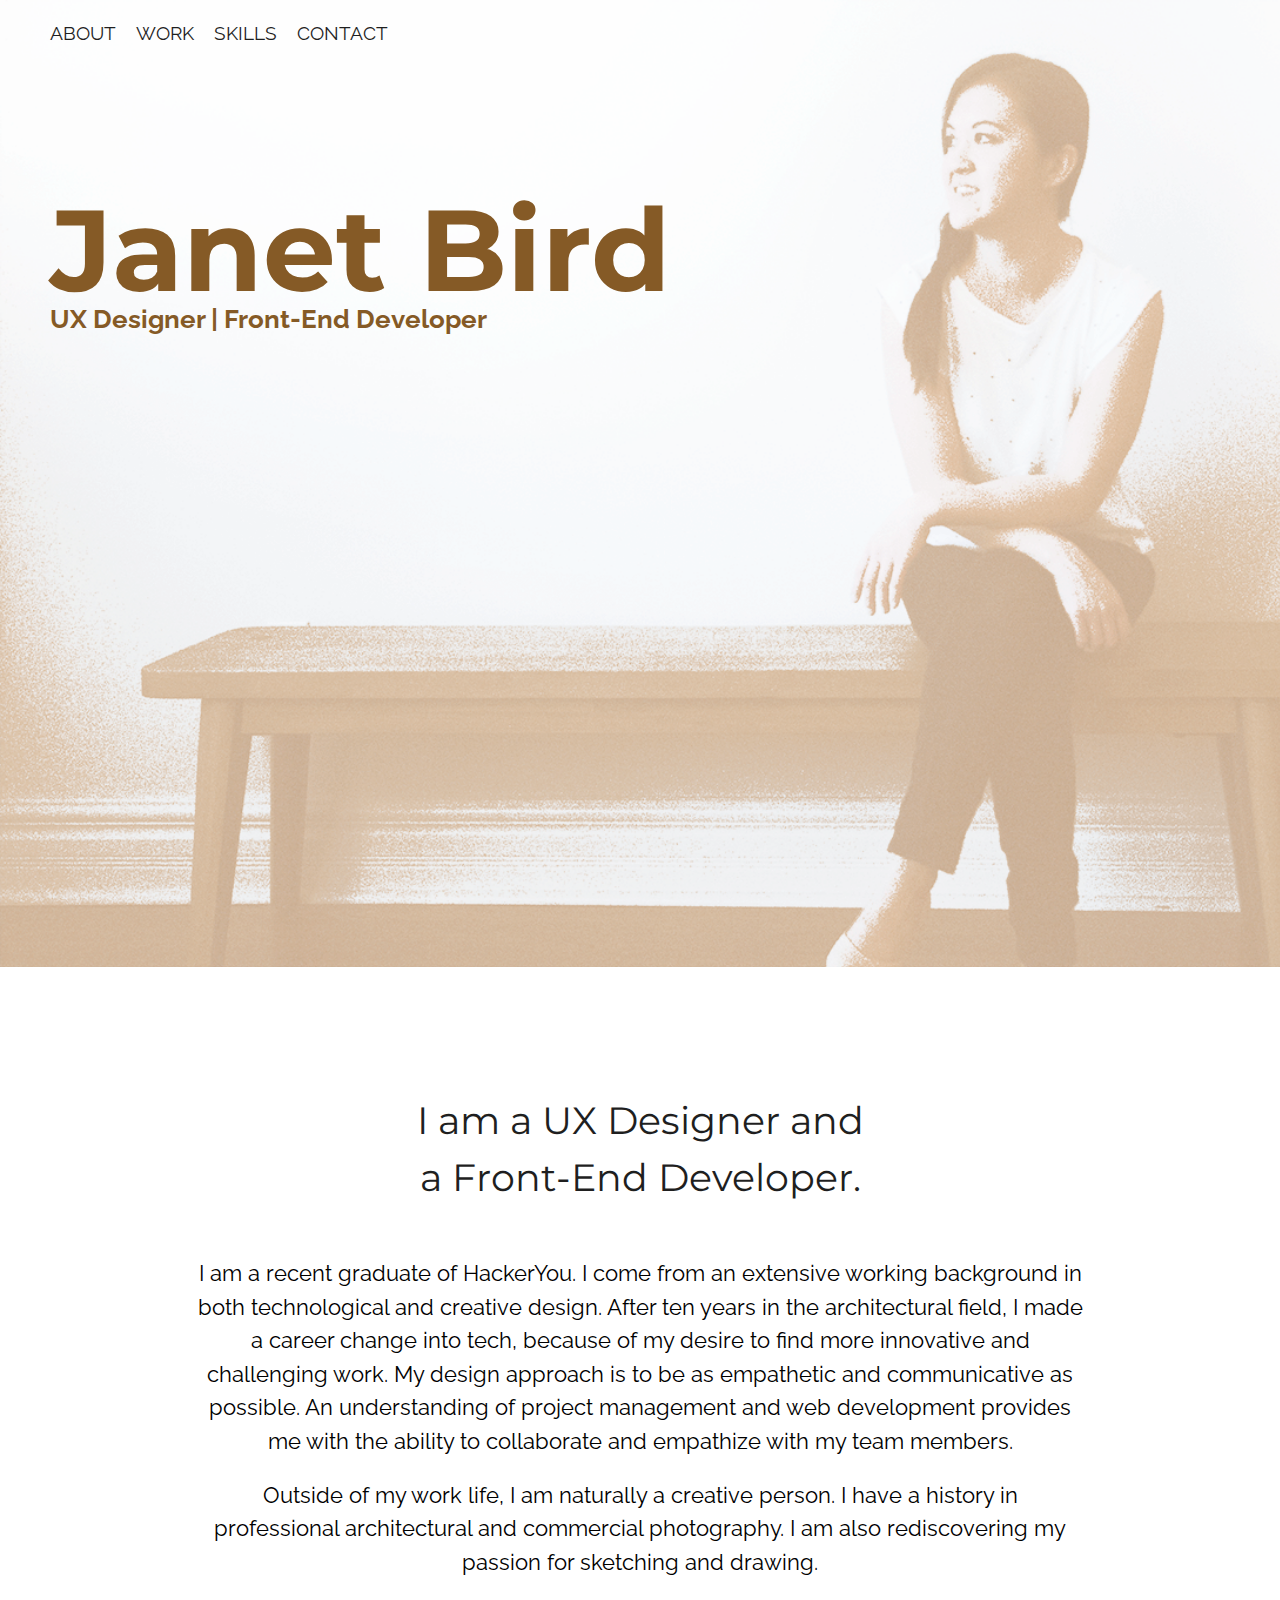
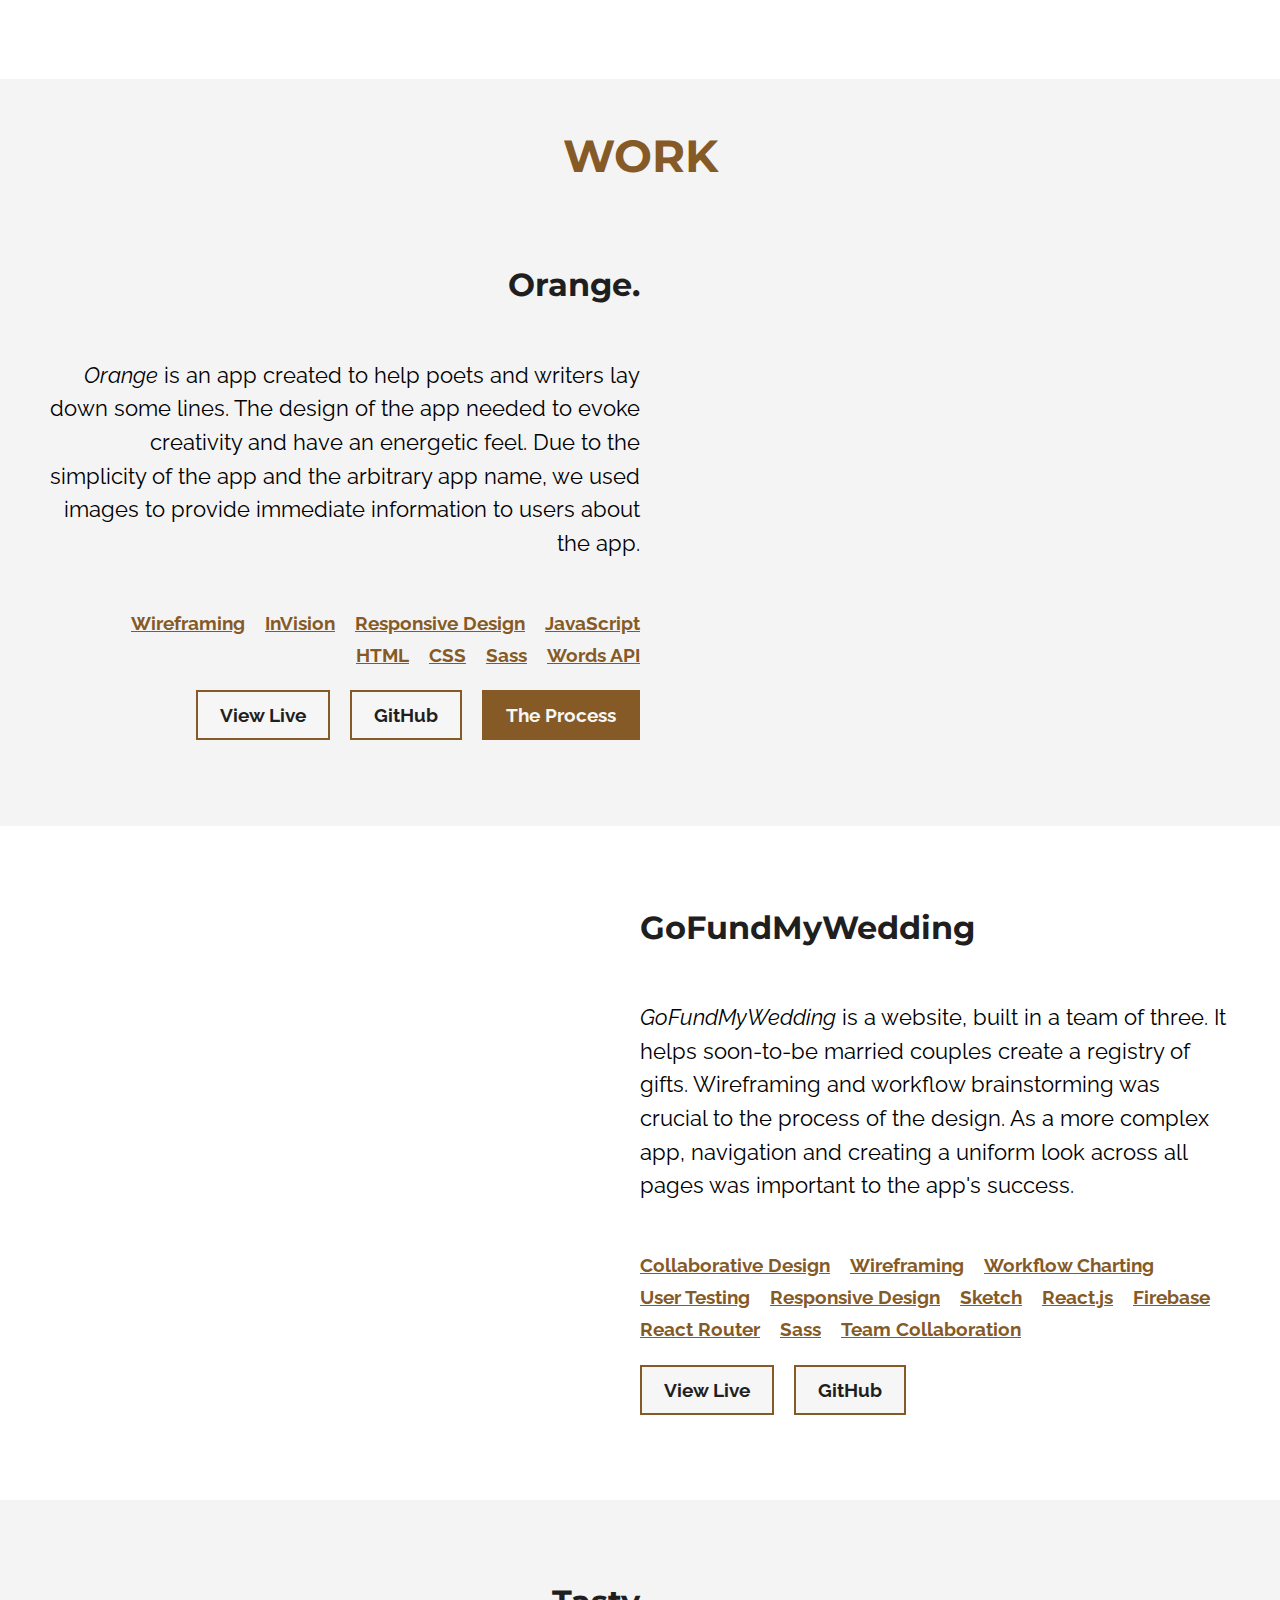
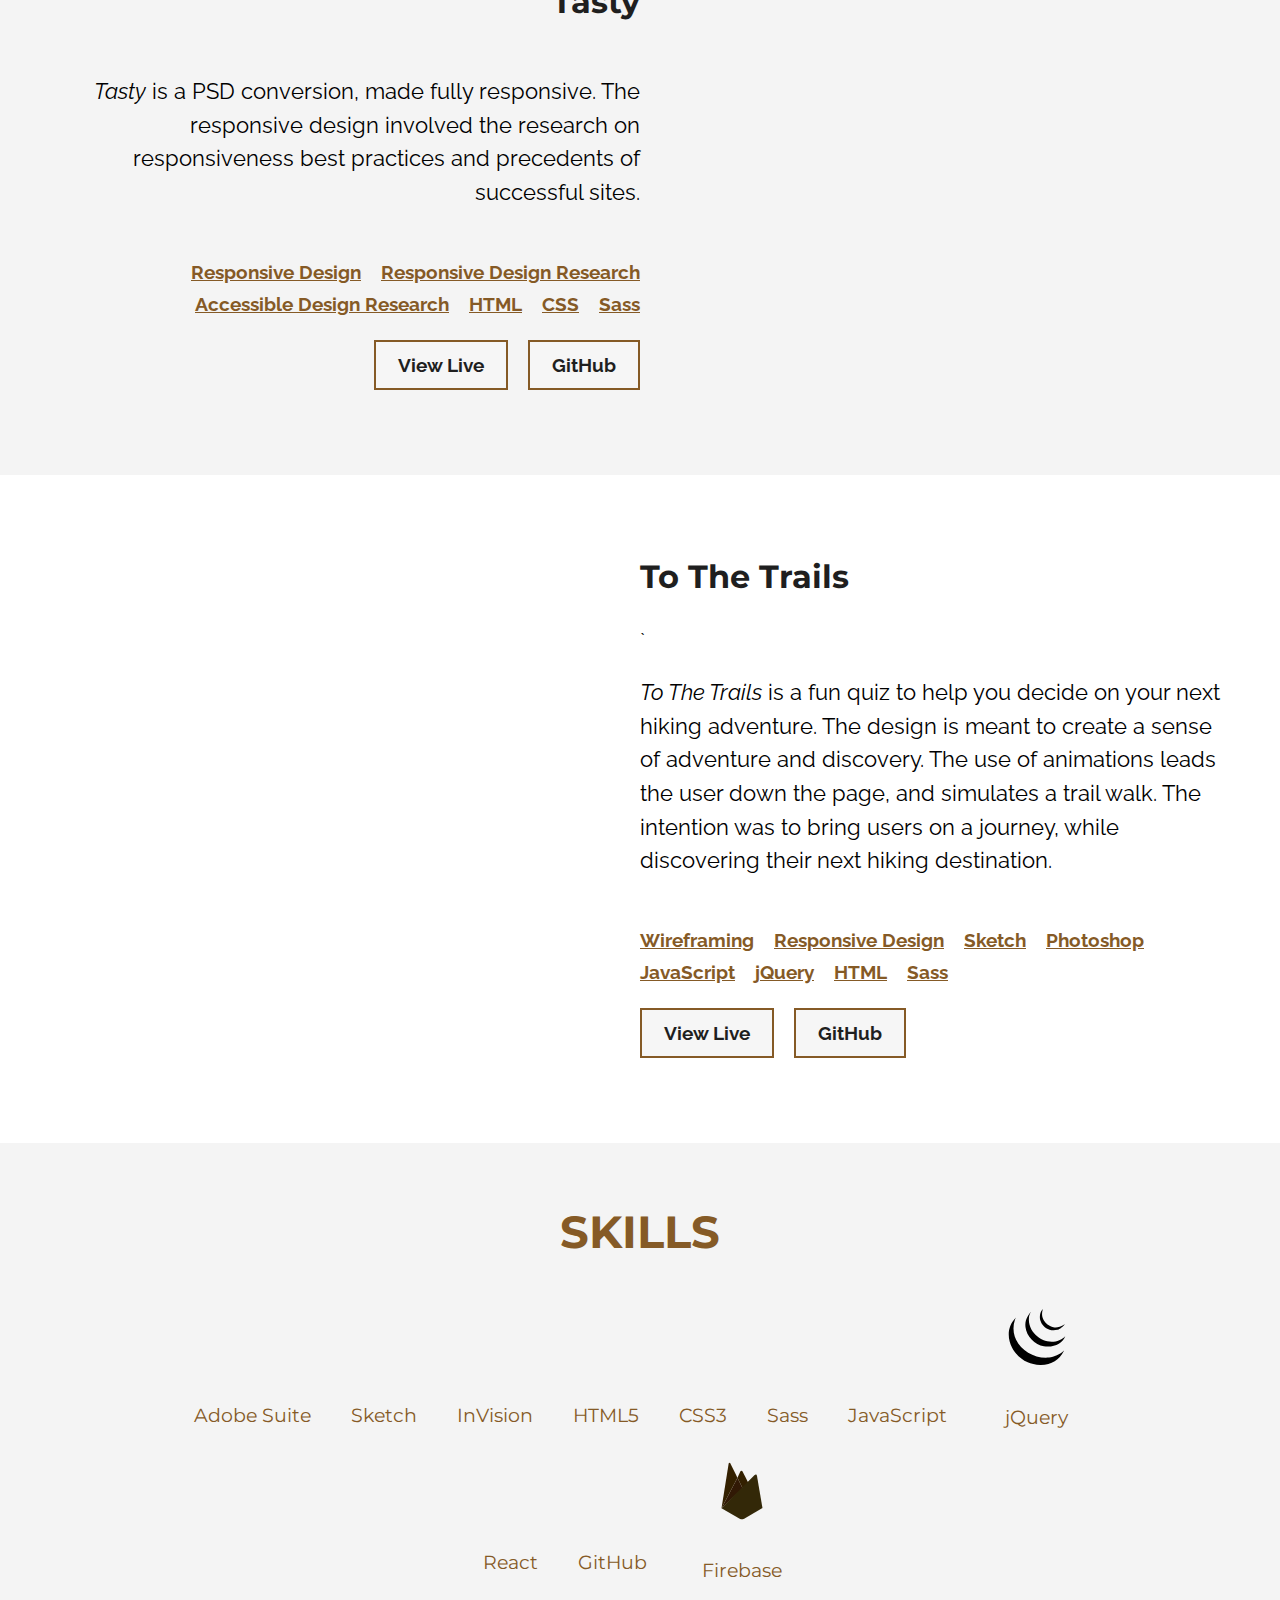
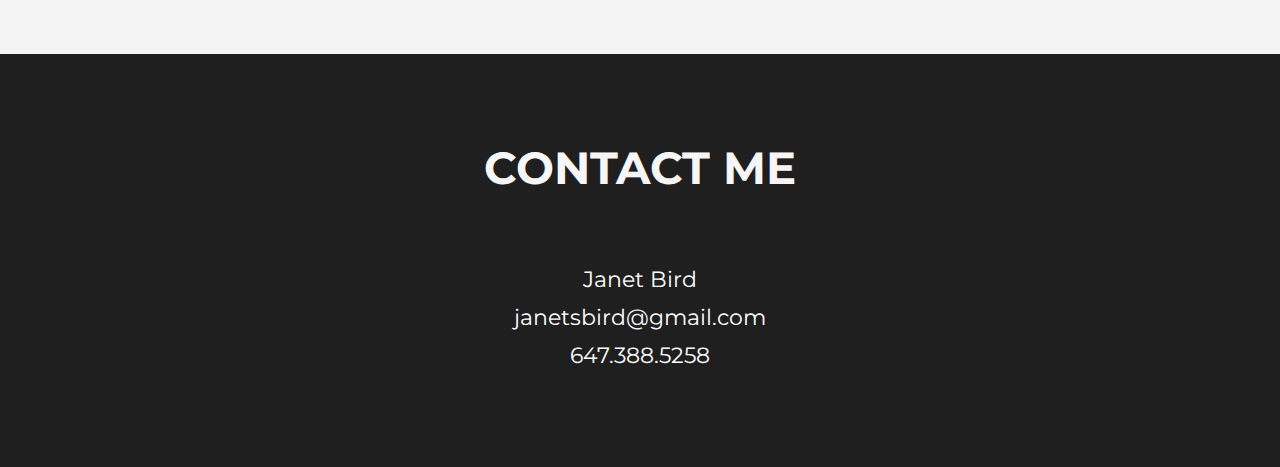
<file: index.html>
<!DOCTYPE html>
<html lang="en">
<head>
    <meta charset="UTF-8">
    <meta name="viewport" content="width=device-width, initial-scale=1.0">
    <meta http-equiv="X-UA-Compatible" content="ie=edge">
    <title>Janet Bird</title>
    <link rel="stylesheet" href="https://use.fontawesome.com/releases/v5.6.1/css/all.css" integrity="sha384-gfdkjb5BdAXd+lj+gudLWI+BXq4IuLW5IT+brZEZsLFm++aCMlF1V92rMkPaX4PP" crossorigin="anonymous">
    <link href="https://fonts.googleapis.com/css?family=Montserrat:500,700|Raleway:300" rel="stylesheet"> 
    <link rel="stylesheet" href="https://unpkg.com/aos@next/dist/aos.css" />
    <link rel="stylesheet" href="./styles/styles.css">
</head>
<body>

    <!-- HEADER SECTION BELOW -->

    <header class="home">
        <i class="toggleNav fas fa-chevron-circle-down"></i>
        <nav class="mainNav wrapper">
            <ul class="active">
                <li><a href="#about">About</a></li>
                <li><a href="#work">Work</a></li>
                <li><a href="#skills">Skills</a></li>
                <li><a href="#contact">Contact</a></li>
            </ul>
        </nav>
        <div class="title wrapper">
            <h1>Janet Bird</h1>
            <h4>UX Designer | Front-End Developer</h4>
            <nav class="iconNav">
                <a href="https://github.com/JanetBird" target="_blank"><i class="fab fa-github"></i></a>
                <a href="https://www.linkedin.com/in/janet-bird-62908364/" target="_blank"><i class="fab fa-linkedin-in"></i></a>
                <a href="https://twitter.com/JSzeBird" target="_blank"><i class="fab fa-twitter"></i></a>
                <a href="https://medium.com/@janetbird" target="_blank"><i class="fab fa-medium-m"></i></a>
            </nav>
        </div>
    </header>

    <main>
        
        <!-- ABOUT SECTION BELOW -->

        <section id="about" class="about">
                <div class="about__div wrapper">
                    <div class="about__div__text">
                        <p class="intro">I am a UX Designer and</p>
                        <p class="intro intro_2">a Front-End Developer.</p>

                        <p class="intro_3">I am a recent graduate of HackerYou. I come from an extensive working background in both technological and creative design. After ten years in the architectural field, I made a career change into tech, because of my desire to find more innovative and challenging work. My design approach is to be as empathetic and communicative as possible. An understanding of project management and web development provides me with the ability to collaborate and empathize with my team members.</p>

                        <p>Outside of my work life, I am naturally a creative person. I have a history in professional architectural and commercial photography. I am also rediscovering my passion for sketching and drawing.</p>   
                    </div>
                </div>
        </section>


        <!-- WORK SECTION BELOW -->

        <section id="work" class="work">
            <h2>Work</h2>
            <section class="work__project--1">   
                <div class="work__project work__project--reverse wrapper"> 
                    <div class="work__project__text work__project__text--1">
                        <h3>Orange.</h3>
                        <p><span>Orange</span> is an app created to help poets and writers lay down some lines. The design of the app needed to evoke creativity and have an energetic feel. Due to the simplicity of the app and the arbitrary app name, we used images to provide immediate information to users about the app.

                        <ul class=" work__project__text--skills">
                            <li>Wireframing</li>
                            <li>InVision</li>
                            <li>Responsive Design</li>
                            <li>JavaScript</li>
                            <li>HTML</li>
                            <li>CSS</li>
                            <li>Sass</li>
                            <li>Words API</li>
                        </ul>
                        <ul class="work__project__text--links">
                            <li><a class="viewLive" href="http://janetbird.io/orange" target="_blank">View Live</a></li>
                            <li><a class="viewGit" href="https://github.com/JanetBird/janet_bird_orange.git" target="_blank">GitHub</a></li>
                            <li><a class="theProcess" href="./orange.html">The Process</a></li>
                        </ul>
                    </div>

                    <div class="work__project__img work__project__img--1">
                        <img class="compORANGE" data-aos="fade-left" data-aos-duration="1500" src="./assets/compORANGE.png" alt="computer displaying homepage of Orange site">
                        <img class="phoneORANGE" data-aos="fade-left" data-aos-duration="2500" src="./assets/phoneORANGE.png" alt="iphone displaying homepage of Orange site">
                    </div>
                </div> 
            </section>

            <section class="work__project--2">
                <div class="work__project work__project--noreverse wrapper">
                    <div class="work__project__img">
                        <img class="compGFMW" data-aos="fade-right" data-aos-duration="1500" src="./assets/compGFMW.png" alt="Computer showing homepage of GoFundMyWedding site">    
                    </div>

                    <div class="work__project__text work__project__text--2">
                        <h3>GoFundMyWedding</h3>
                        <p><span>GoFundMyWedding</span> is a website, built in a team of three. It helps soon-to-be married couples create a registry of gifts. Wireframing and workflow brainstorming was crucial to the process of the design. As a more complex app, navigation and creating a uniform look across all pages was important to the app's success.</p>
                        <ul class="work__project__text--skills">
                            <li>Collaborative Design</li>
                            <li>Wireframing</li>
                            <li>Workflow Charting</li>
                            <li>User Testing</li>
                            <li>Responsive Design</li>
                            <li>Sketch</li>
                            <li>React.js</li>
                            <li>Firebase</li>
                            <li>React Router</li>
                            <li>Sass</li>
                            <li>Team Collaboration</li>
                        </ul>
                        <ul class="work__project__text--links">
                            <li><a class="viewLive" href="https://go-fund-my-wedding.firebaseapp.com/" target="_blank">View Live</a></li>
                            <li><a class="viewGit" href="https://github.com/Team-JAMS/shielarose_Janet_Marc_Project6" target="_blank">GitHub</a></li>
                        </ul>
                    </div>
                </div>
            </section>

            <section class="work__project--3">
                <div class="work__project work__project--reverse wrapper">
                    <div class="work__project__text work__project__text--3">
                        <h3>Tasty</h3>
                        <p><span>Tasty</span> is a PSD conversion, made fully responsive. The responsive design involved the research on responsiveness best practices and precedents of successful sites.</p>
                        <ul class="work__project__text--skills">
                            <li>Responsive Design</li>
                            <li>Responsive Design Research</li>
                            <li>Accessible Design Research</li>
                            <li>HTML</li>
                            <li>CSS</li>
                            <li>Sass</li>
            
                        </ul>
                        <ul class="work__project__text--links">
                            <li><a class="viewLive" href="http://janetbird.io/tasty/" target="_blank">View Live</a></li>
                            <li><a class="viewGit" href="https://github.com/JanetBird/janet_bird_tasty.git" target="_blank">GitHub</a></li>
                        </ul>
                    </div>

                     <div class="work__project__img">
                        <img class="compTASTY" data-aos="fade-left" data-aos-duration="1500" src="./assets/compTASTY.png" alt="Computer showing homepage of Tasty site">
                    </div>
                </div>
            </section>

            <section class="work__project--4">
                <div class="work__project work__project--noreverse wrapper">
                    <div class="work__project__img">
                        <img class="cupTTT" data-aos="fade-right" data-aos-duration="1500" src="./assets/cupTTT.png" alt="White mug with coffee beside computer">
                        <img class="compTTT" data-aos="fade-right" data-aos-duration="2500" src="./assets/compTTT.png" alt="Computer showing homepage of Kid Friendly site">
                    </div>

                    <div class="work__project__text work__project__text--4">
                        <h3>To The Trails</h3>
          `              <p><span>To The Trails</span> is a fun quiz to help you decide on your next hiking adventure. The design is meant to create a sense of adventure and discovery. The use of animations leads the user down the page, and simulates a trail walk. The intention was to bring users on a journey, while discovering their next hiking destination.</p>
                        <ul class="work__project__text--skills">
                            <li>Wireframing</li>
                            <li>Responsive Design</li>
                            <li>Sketch</li>
                            <li>Photoshop</li>
                            <li>JavaScript</li>
                            <li>jQuery</li>
                            <li>HTML</li>
                            <li>Sass</li>
                        </ul>
                        <ul class="work__project__text--links">
                            <li><a class="viewLive" href="http://janetbird.io/tothetrails/" target="_blank">View Live</a></li>
                            <li><a class="viewGit" href="https://github.com/JanetBird/janet_bird_toTheTrails" target="_blank">GitHub</a></li>
                        </ul>
                    </div>
                </div>
            </section>
        </section>
                
            <section id="skills" class="skills">
                    <div class="wrapper">
                        <h2>Skills</h2>
                            <ul class="skills__list">
                                <li>
                                    <i class="fab fa-adobe"></i>
                                    <p>Adobe Suite</p>
                                </li>
                                <li>
                                    <i class="fab fa-sketch"></i>
                                    <p>Sketch</p>
                                </li>
                                <li>
                                    <i class="fab fa-invision"></i>
                                    <p>InVision</p>
                                </li>
                                <li>
                                    <i class="fab fa-html5"></i>
                                    <p>HTML5</p>
                                </li>
                                <li>
                                    <i class="fab fa-css3-alt"></i>
                                    <p>CSS3</p>
                                </li>
                                <li>
                                    <i class="fab fa-sass"></i>
                                    <p>Sass</p>
                                </li>
                                <li>
                                    <i class="fab fa-js"></i>
                                    <p>JavaScript</p>
                                </li>
                                <li>
                                    <svg class="skills__list--jQuery" xmlns="http://www.w3.org/2000/svg" xmlns:xlink="http://www.w3.org/1999/xlink" version="1.1" x="0px" y="0px"
                                        viewBox="0 0 91.566 113.40249999999999" enable-background="new 0 0 91.566 90.722" xml:space="preserve">
                                        <g>
                                            <g>
                                                <path fill="#000000" d="M89.442,67.336l-0.411,1.063c-6.984,13.6-19.359,21.945-37.012,22.313    c-8.252,0.17-16.115-1.948-21.251-4.25c-11.086-4.98-20.408-14.217-25.501-24.084c-7.303-14.146-8.621-33.824,6.566-48.522    c0.234,0-1.842,3.188-1.608,3.188l-0.418,1.36C-1.136,52.666,32.582,82.028,65.357,78.67    C73.234,77.862,83.279,73.549,89.442,67.336z" />
                                                <path fill="#000000" d="M90.738,24.566c-1.282,2.94-8.663,8.493-11.922,9.187c-12.906,2.748-21.173-3.372-25.501-10.335    c-0.645-1.041-1.835-3.882-2.047-4.604C49.589,13.104,50.361,4.47,55.37,0c-1.509,4.25-1.728,9.187-0.935,12.396    c0.482,1.941,1.948,5.327,3.414,7.459c2.671,3.882,4.363,4.824,7.792,6.885c1.544,0.928,3.202,1.672,3.917,1.877    C72.809,29.574,79.673,32.096,90.738,24.566z" />
                                                <path fill="#000000" d="M69.608,53.169c8.245,0.057,16.859-3.797,21.959-9.209c-4.463,11.327-17.383,18.609-34.709,16.292    C42.35,58.312,28.53,43.713,27.106,29.085c-1.041-10.647,2.671-17.001,8.784-24.707c-2.125,4.031-2.918,7.14-3.117,9.124    C30.45,36.53,51.169,53.049,69.608,53.169z" />
                                            </g>
                                        </g>
                                        
                                    </svg>
                                    <p>jQuery</p>
                                </li>
                                <li>
                                    <i class="fab fa-react"></i>
                                    <p>React</p>
                                </li>
                                <li>
                                    <i class="fab fa-github"></i>
                                    <p>GitHub</p>
                                </li>
                                <li>
                                    <?xml version="1.0" ?><svg class="skills__list--firebase" baseProfile="tiny" height="512px" id="Layer_1" version="1.2" viewBox="0 0 512 512" width="512px"
                                    xml:space="preserve" xmlns="http://www.w3.org/2000/svg" xmlns:xlink="http://www.w3.org/1999/xlink">
                                    <g>
                                        <path d="M297.036,205.578l-36.334,33.809l-33.716-68.005l17.446-39.108c4.416-7.84,11.621-7.855,16.037,0   L297.036,205.578z"
                                            fill="#FFA000" />
                                        <polygon fill="#F57F17" points="260.702,239.386 124.924,365.697 226.986,171.381  " />
                                        <path d="M336.776,153.901c6.491-6.239,13.202-4.111,14.912,4.729l35.342,205.375L269.873,434.22   c-4.1,2.264-14.957,3.246-14.957,3.246s-9.91-1.185-13.687-3.281L124.92,365.69L336.776,153.901z"
                                            fill="#FFCA28" />
                                        <path d="M226.986,171.381L124.924,365.697l45.46-283.998c1.674-8.847,6.71-9.699,11.203-1.89L226.986,171.381z"
                                            fill="#FFA000" />
                                    </g>
                                    </svg>
                                    <p>Firebase</p>
                                </li>
                            </ul>
                    </div>
                </section>

                <section id="contact" class="contact">
                    <h2>Contact Me</h2>
                    <ul>
                        <li>Janet Bird</li>
                        <li><a href="mailto:janetsbird@gmail.com">janetsbird@gmail.com</a></li>
                        <li><a href="tel:647-388-5258>">647.388.5258</a></li>
                    </ul>
                    <nav class="iconNav">
                        <a href="https://github.com/JanetBird" target="_blank"><i class="fab fa-github"></i></a>
                        <a href="https://www.linkedin.com/in/janet-bird-62908364/" target="_blank"><i class="fab fa-linkedin-in"></i></a>
                        <a href="https://twitter.com/JSzeBird" target="_blank"><i class="fab fa-twitter"></i></a>
                        <a href="https://medium.com/@janetbird" target="_blank"><i class="fab fa-medium-m"></i></a>
                    </nav>
                </section>

    </main>

    <!-- JQUERY CDN LINK -->
    <script src="https://code.jquery.com/jquery-2.1.4.min.js"></script>

    <!-- AOS Library -->
    <script src="https://unpkg.com/aos@next/dist/aos.js"></script>

    <!-- MAIN SCRIPT FILE LINK -->
    <script src="script.js"></script>

    <!-- HUBSPOT -->
    <script type="text/javascript" id="hs-script-loader" async defer src="//js.hs-scripts.com/5355907.js"></script>
   

</body>
</html>
</file>
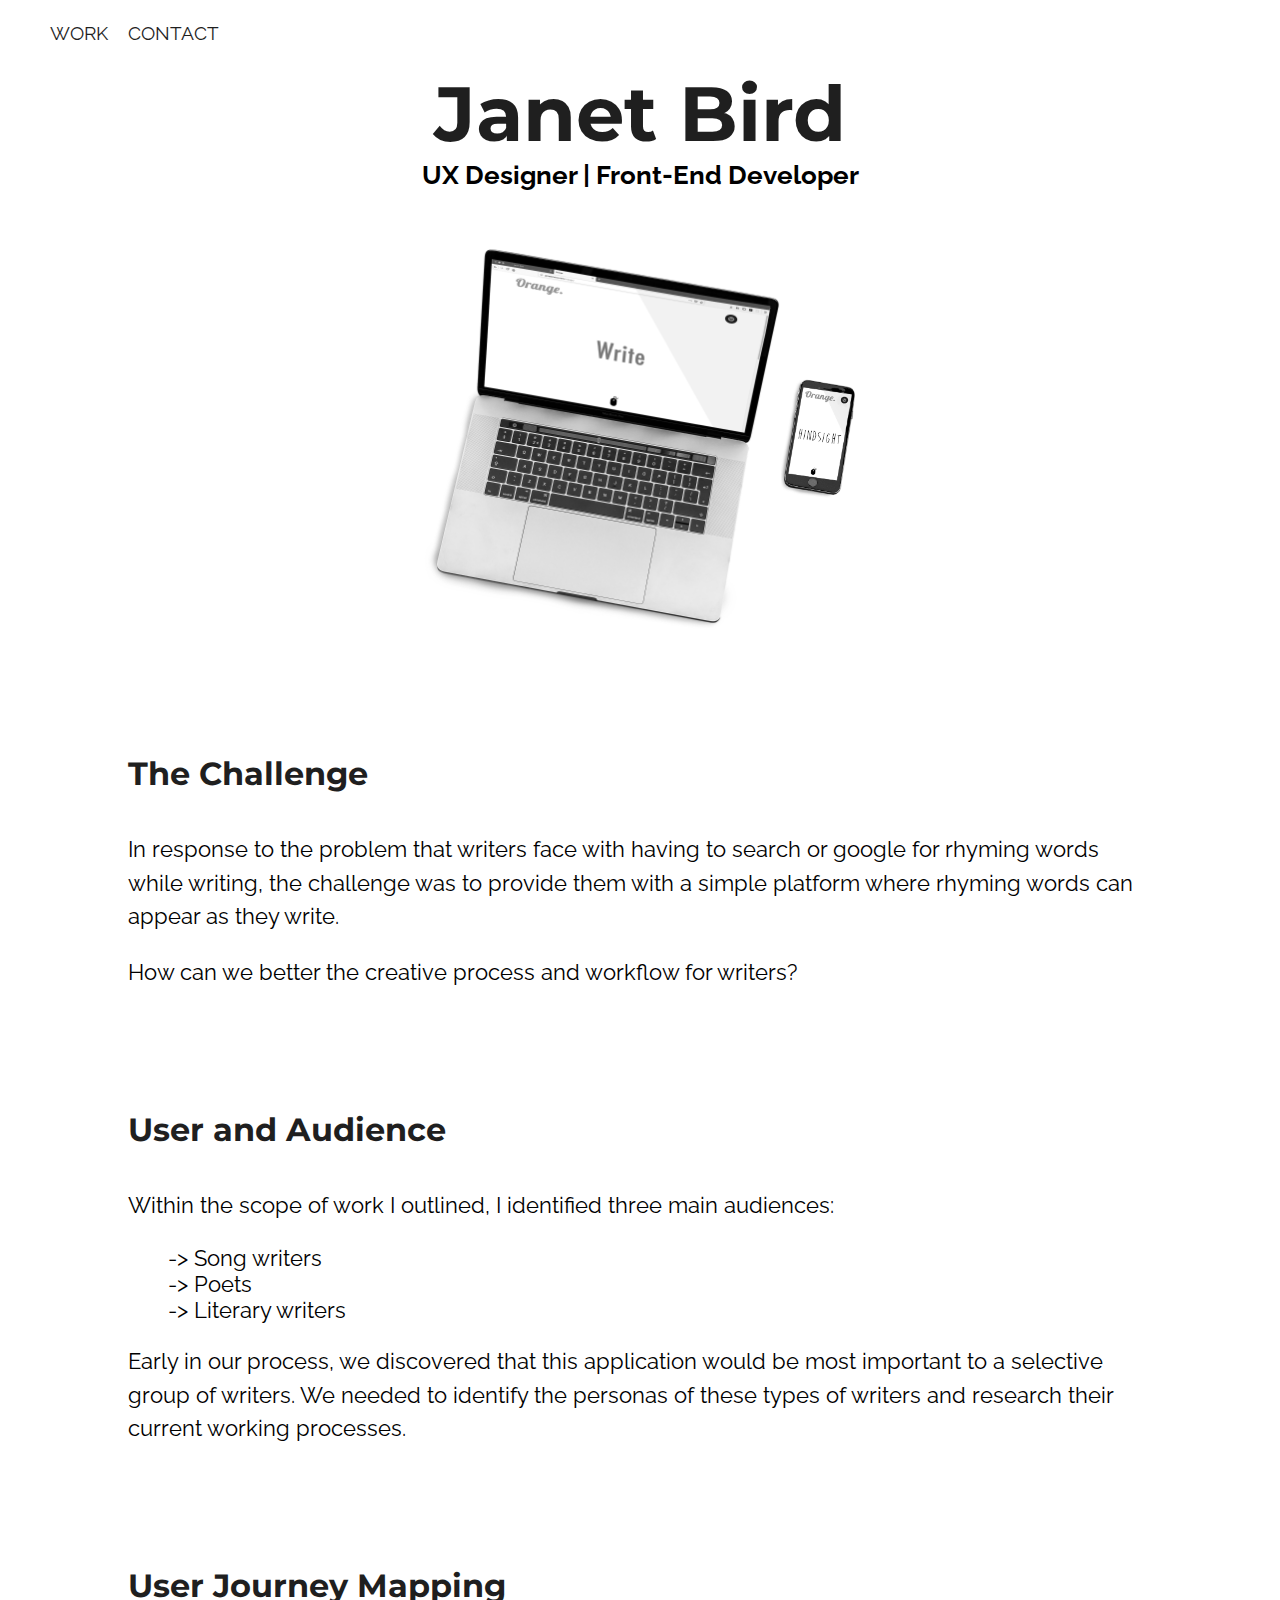
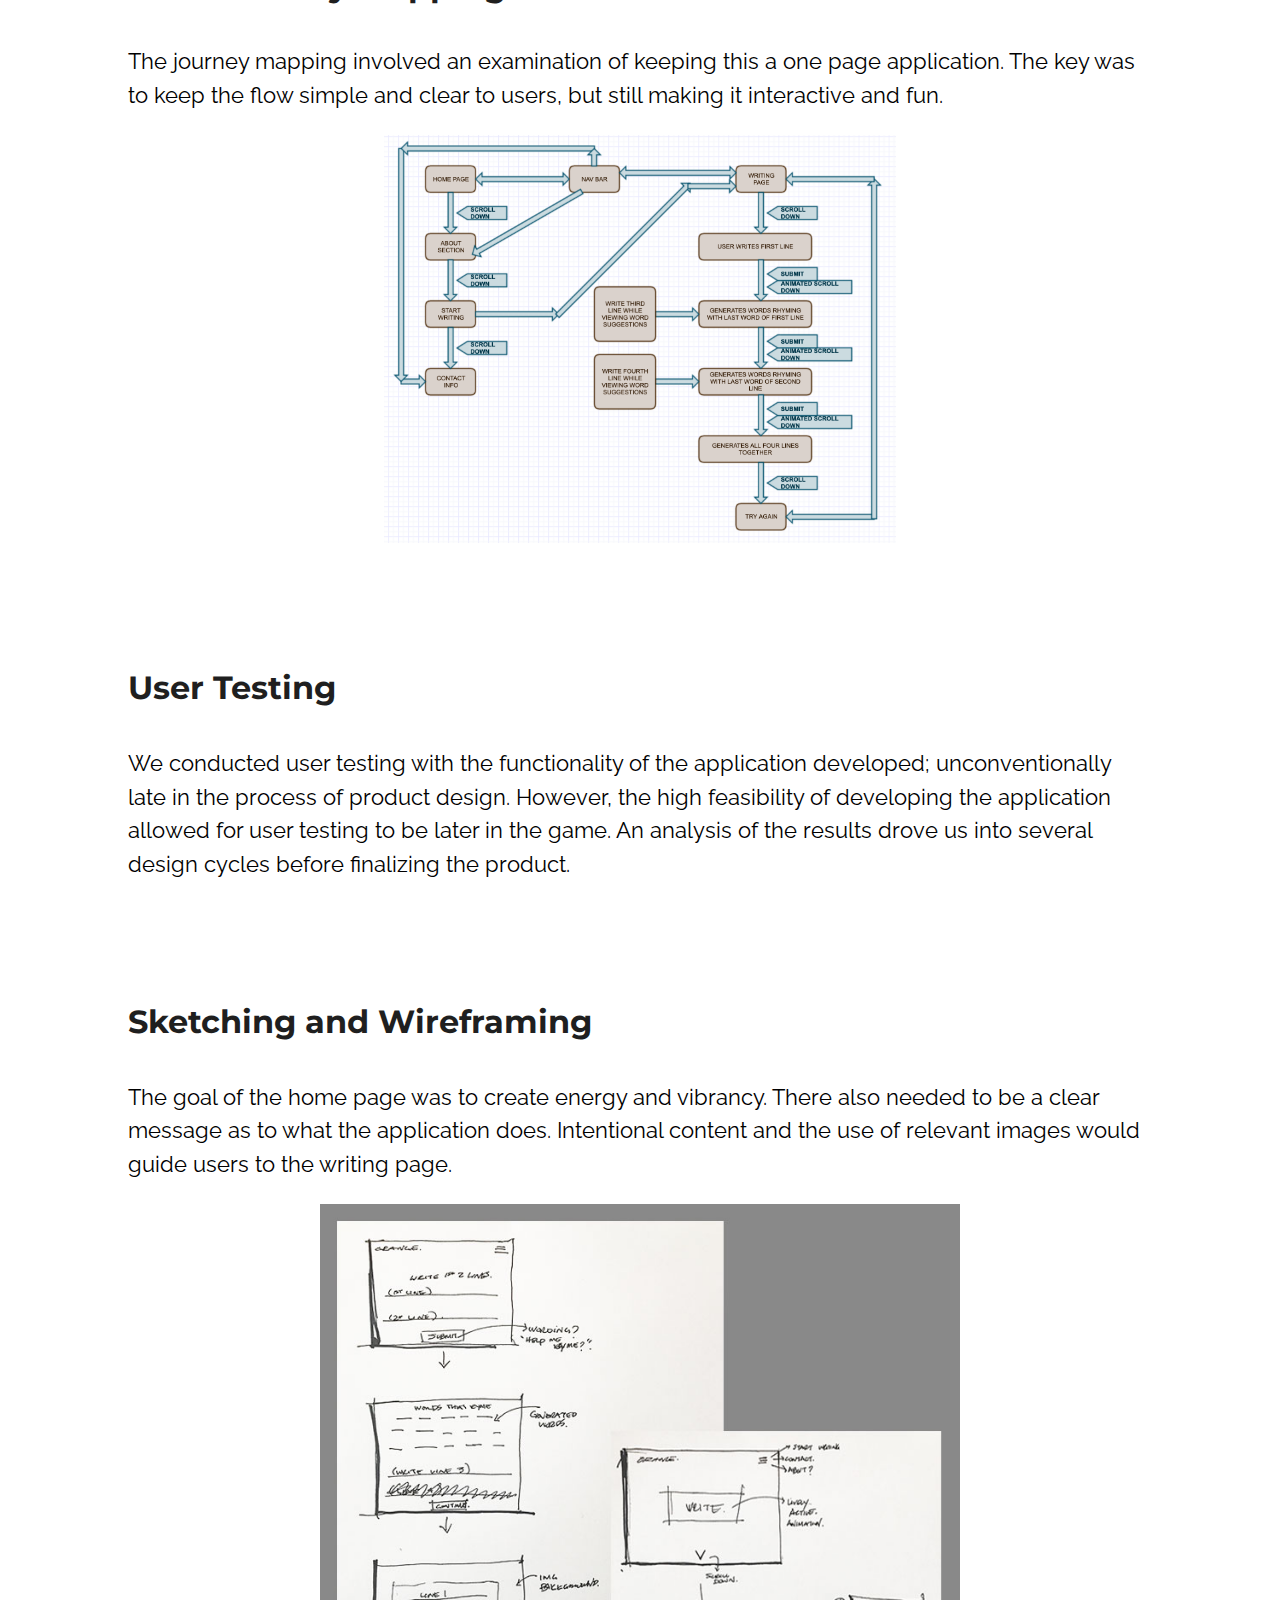
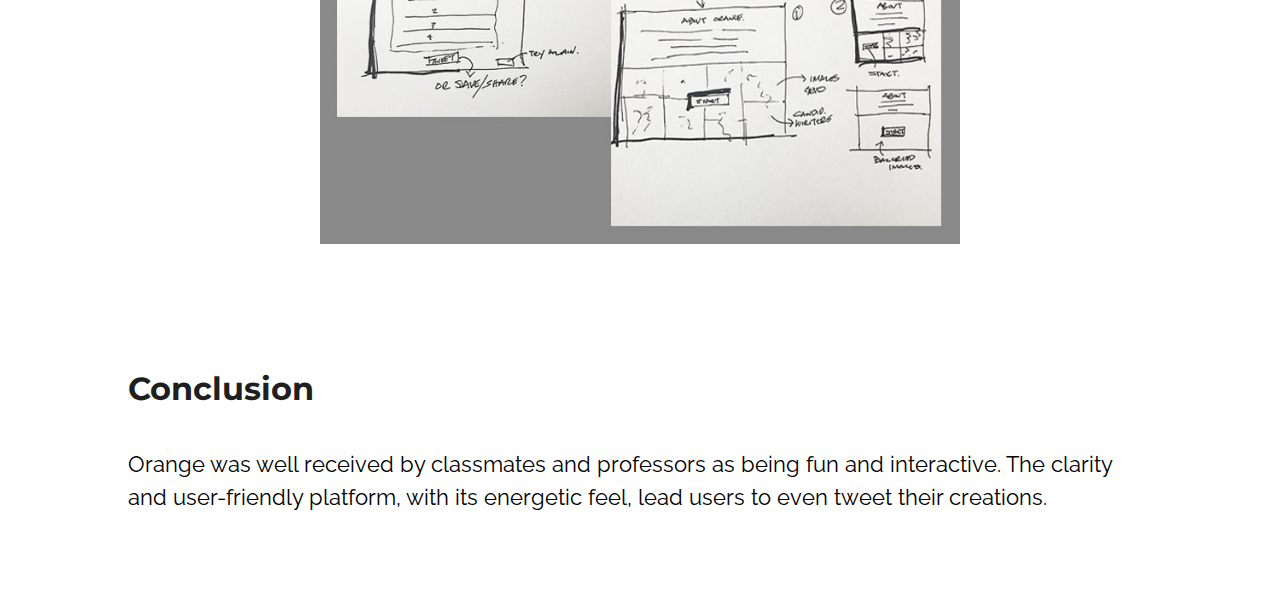
<file: orange.html>
<!DOCTYPE html>
<html lang="en">
<head>
    <meta charset="UTF-8">
    <meta name="viewport" content="width=device-width, initial-scale=1.0">
    <meta http-equiv="X-UA-Compatible" content="ie=edge">
    <title>Janet Bird</title>
    <link rel="stylesheet" href="https://use.fontawesome.com/releases/v5.6.1/css/all.css" integrity="sha384-gfdkjb5BdAXd+lj+gudLWI+BXq4IuLW5IT+brZEZsLFm++aCMlF1V92rMkPaX4PP" crossorigin="anonymous">
    <link href="https://fonts.googleapis.com/css?family=Montserrat:500,700|Raleway:300" rel="stylesheet"> 
    <link rel="stylesheet" href="https://unpkg.com/aos@next/dist/aos.css" />
    <link rel="stylesheet" href="./styles/styles.css">
</head>
<body>

    <!-- HEADER SECTION BELOW -->

    <header>
        <i class="toggleNav fas fa-chevron-circle-down"></i>
        <nav class="projectNav wrapper">
            <ul class="active">
                <li><a href="./index.html">Work</a></li>
                <li><a href="./index.html">Contact</a></li>
            </ul>
        </nav>
        <div class="project wrapper">
            <h5>Janet Bird</h5>
            <h6>UX Designer | Front-End Developer</h6>
        </div>
        <div class="project__process__img">
            <img class="compORANGE" src="./assets/compORANGE.png" alt="computer displaying homepage of Orange site">
            <img class="phoneORANGE" src="./assets/phoneORANGE.png" alt="iphone displaying homepage of Orange site">
        </div>
    </header>

    <main class="projectMain">
        <section class="project__info">
            <h3>The Challenge</h3>
            <p>In response to the problem that writers face with having to search or google for rhyming words while writing, the
            challenge was to provide them with a simple platform where rhyming words can appear as they write.
            
            <p>How can we better the creative process and workflow for writers?</p>
        </section>

        <section class="project__info">
            <h3>User and Audience</h3>
            <p>Within the scope of work I outlined, I identified three main audiences:</p>
            <ul class="project__info__list">
                <li>-> Song writers</li>
                <li>-> Poets</li>
                <li>-> Literary writers</li>
            </ul>
            <p>Early in our process, we discovered that this application would be most important to a selective group of writers. We needed to identify the personas of these types of writers and research their current working processes.</p>
        </section>

        <section class="project__info--mapping">
            <div class="project__info">
                <h3>User Journey Mapping</h3>
                <p>The journey mapping involved an examination of keeping this a one page application. The key was to keep the flow simple and clear to users, but still making it interactive and fun.</p>
                <div class="project__info__img">
                    <img src="./assets/userJourney.png" alt="flow diagram of user journey">
                </div>
            </div>
           
        </section>


        <section class="project__info">
        <h3>User Testing</h3>
        <p>We conducted user testing with the functionality of the application developed; unconventionally late in the process of product design. However, the high feasibility of developing the application allowed for user testing to be later in the game. An analysis of the results drove us into several design cycles before finalizing the product.</p>
        </section>

        <section class="project__info--sketch">
            <div class="project__info">
                <h3>Sketching and Wireframing</h3>
                <p>The goal of the home page was to create energy and vibrancy. There also needed to be a clear message as to what the application does. Intentional content and the use of relevant images would guide users to the writing page.
                </p>
            </div>
            <div class="project__info__img">
                <img src="./assets/sketchORANGE.jpg" alt="flow diagram of user journey">
            </div>
        </section>

        <section class="project__info conclusion">
            <h3>Conclusion</h3>
            <p>Orange was well received by classmates and professors as being fun and interactive. The clarity and user-friendly platform, with its energetic feel, lead users to even tweet their creations.</p>
        </section>
    </main>

        
</body>
</html>
</file>
<file: styles/styles.css>
article, aside, details, figcaption, figure, footer, header, hgroup, nav, section, summary {
  display: block; }

audio, canvas, video {
  display: inline-block; }

audio:not([controls]) {
  display: none;
  height: 0; }

[hidden] {
  display: none; }

html {
  font-family: sans-serif;
  -webkit-text-size-adjust: 100%;
  -ms-text-size-adjust: 100%; }

a:focus {
  outline: thin dotted; }

a:active, a:hover {
  outline: 0; }

h1 {
  font-size: 2em; }

abbr[title] {
  border-bottom: 1px dotted; }

b, strong {
  font-weight: 700; }

dfn {
  font-style: italic; }

mark {
  background: #ff0;
  color: #000; }

code, kbd, pre, samp {
  font-family: monospace, serif;
  font-size: 1em; }

pre {
  white-space: pre-wrap;
  word-wrap: break-word; }

q {
  quotes: \201C \201D \2018 \2019; }

small {
  font-size: 80%; }

sub, sup {
  font-size: 75%;
  line-height: 0;
  position: relative;
  vertical-align: baseline; }

sup {
  top: -.5em; }

sub {
  bottom: -.25em; }

img {
  border: 0; }

svg:not(:root) {
  overflow: hidden; }

fieldset {
  border: 1px solid silver;
  margin: 0 2px;
  padding: .35em .625em .75em; }

button, input, select, textarea {
  font-family: inherit;
  font-size: 100%;
  margin: 0; }

button, input {
  line-height: normal; }

button, html input[type=button], input[type=reset], input[type=submit] {
  -webkit-appearance: button;
  cursor: pointer; }

button[disabled], input[disabled] {
  cursor: default; }

input[type=checkbox], input[type=radio] {
  -webkit-box-sizing: border-box;
  box-sizing: border-box;
  padding: 0; }

input[type=search] {
  -webkit-appearance: textfield;
  -moz-box-sizing: content-box;
  -webkit-box-sizing: content-box;
  box-sizing: content-box; }

input[type=search]::-webkit-search-cancel-button, input[type=search]::-webkit-search-decoration {
  -webkit-appearance: none; }

textarea {
  overflow: auto;
  vertical-align: top; }

table {
  border-collapse: collapse;
  border-spacing: 0; }

body, figure {
  margin: 0; }

legend, button::-moz-focus-inner, input::-moz-focus-inner {
  border: 0;
  padding: 0; }

.clearfix:after {
  visibility: hidden;
  display: block;
  font-size: 0;
  content: '';
  clear: both;
  height: 0; }

* {
  -moz-box-sizing: border-box;
  -webkit-box-sizing: border-box;
  box-sizing: border-box; }

body {
  font-family: 'Raleway', sans-serif;
  font-size: 14px;
  font-size: 1.4rem; }

li {
  list-style: none; }

.wrapper {
  max-width: 1380px;
  margin: 0 auto;
  padding: 0 50px; }

h1 {
  font-family: 'Montserrat', sans-serif;
  font-size: 72px;
  font-size: 7.2rem;
  color: #1f1f1f;
  color: #855a26;
  line-height: 1;
  margin: 0;
  margin-top: 125px;
  -webkit-animation: fadeIn 3s;
  -moz-animation: fadeIn 3s;
  -ms-animation: fadeIn 3s;
  -o-animation: fadeIn 3s;
  animation: fadeIn 3s; }

h2 {
  font-family: 'Montserrat', sans-serif;
  font-size: 28px;
  font-size: 2.8rem;
  color: #1f1f1f;
  color: #855a26;
  text-transform: uppercase;
  text-align: center;
  margin-bottom: 50px; }

h3 {
  font-family: 'Montserrat', sans-serif;
  font-size: 20px;
  font-size: 2rem;
  color: #1f1f1f; }

h4 {
  font-family: 'Raleway', sans-serif;
  font-size: 16px;
  font-size: 1.6rem;
  margin: 0;
  margin-bottom: 50px;
  line-height: 1;
  color: #855a26; }

h5 {
  font-family: 'Montserrat', sans-serif;
  font-size: 48px;
  font-size: 4.8rem;
  color: #1f1f1f;
  margin: 0; }

h6 {
  font-family: 'Raleway', sans-serif;
  font-size: 16px;
  font-size: 1.6rem;
  margin: 0; }

@-webkit-keyframes fadeIn {
  from {
    opacity: 0; }
  to {
    opacity: 1; } }

@keyframes fadeIn {
  from {
    opacity: 0; }
  to {
    opacity: 1; } }

p {
  line-height: 1.5; }

.mainNav {
  display: -webkit-box;
  display: -ms-flexbox;
  display: flex;
  -webkit-animation: fadeInDown 3s;
  -moz-animation: fadeInDown 3s;
  -ms-animation: fadeInDown 3s;
  -o-animation: fadeInDown 3s;
  animation: fadeInDown 3s; }
  .mainNav ul {
    display: -webkit-box;
    display: -ms-flexbox;
    display: flex;
    padding: 0; }
    .mainNav ul li {
      margin-right: 20px;
      text-transform: uppercase;
      font-family: 'Raleway', sans-serif;
      font-size: 12px;
      font-size: 1.2rem; }
    .mainNav ul a {
      text-decoration: none;
      color: #1f1f1f;
      -webkit-transition: all 0.5s;
      -o-transition: all 0.5s;
      transition: all 0.5s; }
      .mainNav ul a:hover {
        color: #855a26; }

@-webkit-keyframes fadeInDown {
  0% {
    opacity: 0;
    -webkit-transform: translateY(-50px);
    transform: translateY(-50px); }
  100% {
    -webkit-transform: translateY(0);
    transform: translateY(0);
    opacity: 1; } }

@keyframes fadeInDown {
  0% {
    opacity: 0;
    -webkit-transform: translateY(-50px);
    transform: translateY(-50px); }
  100% {
    -webkit-transform: translateY(0);
    transform: translateY(0);
    opacity: 1; } }

.toggleNav {
  display: none; }

.home {
  background-image: url(../assets/profileHero.jpg);
  background-size: cover; }

.title {
  display: -webkit-box;
  display: -ms-flexbox;
  display: flex;
  -webkit-box-orient: vertical;
  -webkit-box-direction: normal;
  -ms-flex-direction: column;
  flex-direction: column;
  min-height: 100vh;
  -webkit-box-pack: start;
  -ms-flex-pack: start;
  justify-content: flex-start; }
  .title h4, .title .iconNav {
    -webkit-animation: fadeInUp 4s;
    -moz-animation: fadeInUp 4s;
    -ms-animation: fadeInUp 4s;
    -o-animation: fadeInUp 4s;
    animation: fadeInUp 4s; }
  .title i {
    color: #855a26;
    margin-right: 20px;
    -webkit-transition: all 0.5s;
    -o-transition: all 0.5s;
    transition: all 0.5s; }
    .title i:hover {
      color: gray; }

@-webkit-keyframes fadeInUp {
  0% {
    opacity: 0;
    -webkit-transform: translateY(50px);
    transform: translateY(50px); }
  100% {
    -webkit-transform: translateY(0);
    transform: translateY(0);
    opacity: 1; } }

@keyframes fadeInUp {
  0% {
    opacity: 0;
    -webkit-transform: translateY(50px);
    transform: translateY(50px); }
  100% {
    -webkit-transform: translateY(0);
    transform: translateY(0);
    opacity: 1; } }

.about {
  padding: 125px 0 100px 0; }
  .about__div__text {
    text-align: center;
    width: 75%;
    max-width: 900px;
    margin: auto; }
    .about__div__text p {
      margin: 0; }
    .about__div__text .intro {
      font-family: 'Montserrat', sans-serif;
      font-size: 24px;
      font-size: 2.4rem;
      color: #1f1f1f;
      color: #1f1f1f; }
      .about__div__text .intro_2 {
        margin-bottom: 50px; }
      .about__div__text .intro_3 {
        margin-bottom: 20px; }

.work h2 {
  background: #f4f4f4;
  margin: 0;
  padding: 50px 0 0 0; }

.work__project {
  display: -webkit-box;
  display: -ms-flexbox;
  display: flex;
  padding-bottom: 30px; }
  .work__project--1, .work__project--3 {
    background: #f4f4f4; }
  .work__project__img {
    width: 50%;
    display: -webkit-box;
    display: -ms-flexbox;
    display: flex;
    -webkit-box-align: end;
    -ms-flex-align: end;
    align-items: flex-end;
    -webkit-box-pack: center;
    -ms-flex-pack: center;
    justify-content: center;
    -webkit-filter: grayscale(100%);
    filter: grayscale(100%);
    -webkit-transition: all 0.5s;
    -o-transition: all 0.5s;
    transition: all 0.5s; }
    .work__project__img:hover {
      -webkit-filter: none;
      filter: none;
      cursor: pointer; }

.work__project__text {
  padding: 50px 0;
  display: -webkit-box;
  display: -ms-flexbox;
  display: flex;
  -webkit-box-orient: vertical;
  -webkit-box-direction: normal;
  -ms-flex-direction: column;
  flex-direction: column;
  width: 50%; }
  .work__project__text span {
    font-style: italic; }
  .work__project__text--1, .work__project__text--3 {
    text-align: right;
    display: -webkit-box;
    display: -ms-flexbox;
    display: flex;
    -webkit-box-align: end;
    -ms-flex-align: end;
    align-items: flex-end; }
    .work__project__text--1 ul, .work__project__text--3 ul {
      -webkit-box-pack: end;
      -ms-flex-pack: end;
      justify-content: flex-end; }
      .work__project__text--1 ul li, .work__project__text--3 ul li {
        margin-left: 20px; }
  .work__project__text--2 li, .work__project__text--4 li {
    margin-right: 20px; }
  .work__project__text ul {
    font-size: 1.2rem;
    -ms-flex-wrap: wrap;
    flex-wrap: wrap;
    padding: 0;
    display: -webkit-box;
    display: -ms-flexbox;
    display: flex;
    color: #855a26;
    font-weight: 700; }
    .work__project__text ul li {
      padding: 0; }
  .work__project__text--skills li {
    text-decoration: underline;
    margin-top: 10px; }

.theProcess {
  background: #855a26;
  color: #f6f6f6;
  padding: 12px 22px;
  text-decoration: none;
  -webkit-transition: all 0.25s;
  -o-transition: all 0.25s;
  transition: all 0.25s;
  border: 2px solid #855a26; }
  .theProcess:hover {
    background: #f6f6f6;
    color: #1f1f1f;
    -webkit-box-shadow: 4px 4px 5px lightgray;
    box-shadow: 4px 4px 5px lightgray; }

.viewGit, .viewLive {
  background: #f6f6f6;
  color: #1f1f1f;
  border: 2px solid #855a26;
  padding: 12px 22px;
  text-decoration: none;
  -webkit-transition: all 0.25s;
  -o-transition: all 0.25s;
  transition: all 0.25s; }
  .viewGit:hover, .viewLive:hover {
    background: #855a26;
    padding: 12px 22px;
    -webkit-box-shadow: 4px 4px 5px lightgray;
    box-shadow: 4px 4px 5px lightgray; }

.compORANGE {
  width: 70%; }

.compGFMW {
  width: 90%;
  -ms-flex-item-align: center;
  -ms-grid-row-align: center;
  align-self: center; }

.phoneORANGE {
  width: 15%;
  -ms-flex-item-align: center;
  -ms-grid-row-align: center;
  align-self: center; }

.compTASTY {
  width: 80%;
  -ms-flex-item-align: center;
  -ms-grid-row-align: center;
  align-self: center; }

.compTTT {
  width: 80%;
  -ms-flex-item-align: start;
  align-self: flex-start;
  padding-right: 20px; }

.cupTTT {
  width: 15%;
  -ms-flex-item-align: center;
  -ms-grid-row-align: center;
  align-self: center; }

.skills {
  padding: 25px 0 50px 0;
  background: #f4f4f4; }

.skills__list {
  display: -webkit-box;
  display: -ms-flexbox;
  display: flex;
  -webkit-box-align: center;
  -ms-flex-align: center;
  align-items: center;
  -webkit-box-pack: center;
  -ms-flex-pack: center;
  justify-content: center;
  text-align: center;
  -ms-flex-wrap: wrap;
  flex-wrap: wrap;
  margin: 0 auto;
  width: 80%;
  padding: 0; }
  .skills__list li {
    margin: 0 20px; }
    .skills__list li i {
      font-size: 60px;
      margin: 10px 20px; }
    .skills__list li p {
      font-family: 'Montserrat', sans-serif;
      font-size: 12px;
      font-size: 1.2rem;
      color: #1f1f1f;
      color: #855a26; }
  .skills__list--firebase {
    width: 110px;
    height: 80px;
    -webkit-filter: brightness(20%);
    filter: brightness(20%); }
  .skills__list--jQuery {
    width: 100px;
    height: 70px; }

.slideIn {
  opacity: 0; }

.active {
  opacity: 1; }

.contact {
  padding: 50px;
  background: #1f1f1f;
  text-align: center; }
  .contact h2 {
    color: #f6f6f6;
    margin-bottom: 70px; }
  .contact ul {
    padding: 0; }
    .contact ul li {
      font-family: 'Montserrat', sans-serif;
      font-size: 14px;
      font-size: 1.4rem;
      color: #1f1f1f;
      color: white;
      margin: 10px 0; }
      .contact ul li a {
        color: white;
        text-decoration: none;
        -webkit-transition: all 0.5s;
        -o-transition: all 0.5s;
        transition: all 0.5s; }
        .contact ul li a:hover {
          color: gray; }
  .contact i {
    color: lightgray;
    margin-right: 20px;
    -webkit-transition: all 0.5s;
    -o-transition: all 0.5s;
    transition: all 0.5s; }
    .contact i:hover {
      color: gray; }

@media (max-width: 1150px) {
  .about__div__img {
    width: 40%; }
  .about__div__text {
    width: 60%; }
  .work__project__img--1 {
    -webkit-box-align: center;
    -ms-flex-align: center;
    align-items: center; }
  .work__project__text--skills {
    margin-top: 0; }
  h3 {
    margin-bottom: 0; } }

@media (max-width: 900px) {
  header {
    text-align: center; }
    header .mainNav {
      -webkit-box-pack: center;
      -ms-flex-pack: center;
      justify-content: center; }
  .about__div {
    -webkit-box-orient: vertical;
    -webkit-box-direction: normal;
    -ms-flex-direction: column;
    flex-direction: column;
    -webkit-box-align: center;
    -ms-flex-align: center;
    align-items: center; }
    .about__div__img {
      width: 60%; }
    .about__div__text {
      width: 100%;
      text-align: center;
      margin: 50px 0; }
  .work__project {
    -webkit-box-align: center;
    -ms-flex-align: center;
    align-items: center;
    text-align: center; }
    .work__project--reverse {
      -webkit-box-orient: vertical;
      -webkit-box-direction: reverse;
      -ms-flex-direction: column-reverse;
      flex-direction: column-reverse;
      padding-top: 50px; }
    .work__project--noreverse {
      -webkit-box-orient: vertical;
      -webkit-box-direction: normal;
      -ms-flex-direction: column;
      flex-direction: column; }
    .work__project__text {
      width: 100%;
      -webkit-box-align: center;
      -ms-flex-align: center;
      align-items: center;
      text-align: center;
      padding-top: 0; }
      .work__project__text--1 ul, .work__project__text--2 ul, .work__project__text--3 ul, .work__project__text--4 ul {
        -webkit-box-pack: center;
        -ms-flex-pack: center;
        justify-content: center; }
    .work__project__img {
      width: 70%; }
  .compGFMW {
    margin-top: 50px; } }

@media (max-width: 700px) {
  .work__project__img {
    width: 100%; }
  .skills__list {
    width: 100%; } }

@media (max-width: 500px) {
  h1 {
    font-family: 'Montserrat', sans-serif;
    font-size: 64px;
    font-size: 6.4rem;
    color: #1f1f1f; }
  h4 {
    font-family: 'Raleway', sans-serif;
    font-size: 14px;
    font-size: 1.4rem;
    margin-bottom: 25px; }
  .iconNav i {
    color: #1f1f1f; }
    .iconNav i:hover {
      color: #855a26; }
  .mainNav ul.active {
    display: none; }
  .mainNav ul {
    -webkit-box-orient: vertical;
    -webkit-box-direction: normal;
    -ms-flex-direction: column;
    flex-direction: column; }
    .mainNav ul li {
      margin: 0; }
  .toggleNav {
    display: block;
    padding-top: 20px;
    font-size: 30px; }
    .toggleNav p {
      font-family: 'Raleway', sans-serif;
      font-size: 14px;
      font-size: 1.4rem;
      margin: 0;
      margin-top: 5px; }
  .title {
    -webkit-box-pack: start;
    -ms-flex-pack: start;
    justify-content: flex-start; }
    .title h1 {
      margin-top: 50px; } }

@media (max-width: 420px) {
  h1 {
    font-family: 'Montserrat', sans-serif;
    font-size: 50px;
    font-size: 5rem;
    color: #1f1f1f; }
  h3 {
    font-family: 'Montserrat', sans-serif;
    font-size: 16px;
    font-size: 1.6rem;
    color: #1f1f1f; }
  .work__project__text--links {
    display: -webkit-box;
    display: -ms-flexbox;
    display: flex;
    -webkit-box-orient: vertical;
    -webkit-box-direction: normal;
    -ms-flex-direction: column;
    flex-direction: column; }
    .work__project__text--links li {
      margin: 25px 0; }
  .viewGit {
    padding: 10px 36px; }
  .wrapper {
    padding-left: 15px;
    padding-right: 15px; } }

@media (max-width: 320px) {
  .about__div__img {
    width: 100%; } }

.projectNav {
  display: -webkit-box;
  display: -ms-flexbox;
  display: flex; }
  .projectNav ul {
    display: -webkit-box;
    display: -ms-flexbox;
    display: flex;
    padding: 0; }
    .projectNav ul li {
      margin-right: 20px;
      text-transform: uppercase;
      font-family: 'Raleway', sans-serif;
      font-size: 12px;
      font-size: 1.2rem; }
    .projectNav ul a {
      text-decoration: none;
      color: #1f1f1f;
      -webkit-transition: all 0.5s;
      -o-transition: all 0.5s;
      transition: all 0.5s; }
      .projectNav ul a:hover {
        color: #855a26; }

.project {
  text-align: center; }
  .project__process {
    padding-bottom: 30px; }
    .project__process--1, .project__process--3 {
      background: #f4f4f4; }
    .project__process__img {
      -webkit-animation: fadeInUp 1s;
      -moz-animation: fadeInUp 1s;
      -ms-animation: fadeInUp 1s;
      -o-animation: fadeInUp 1s;
      animation: fadeInUp 1s;
      width: 40%;
      display: -webkit-box;
      display: -ms-flexbox;
      display: flex;
      margin: 50px auto;
      -webkit-box-pack: center;
      -ms-flex-pack: center;
      justify-content: center;
      -webkit-filter: grayscale(100%);
      filter: grayscale(100%);
      -webkit-transition: all 0.5s;
      -o-transition: all 0.5s;
      transition: all 0.5s; }
      .project__process__img:hover {
        -webkit-filter: none;
        filter: none;
        cursor: pointer; }
  .project__info {
    margin: 0 auto;
    max-width: 1100px;
    width: 80%; }
    .project__info h3 {
      margin-bottom: 40px;
      margin-top: 120px; }
    .project__info__img {
      width: 50%;
      margin: 0 auto; }
      .project__info__img img {
        width: 100%; }
    .project__info__text {
      max-width: 1100px;
      width: 80%;
      margin: 0 auto; }

.conclusion {
  margin-bottom: 100px; }
</file>
